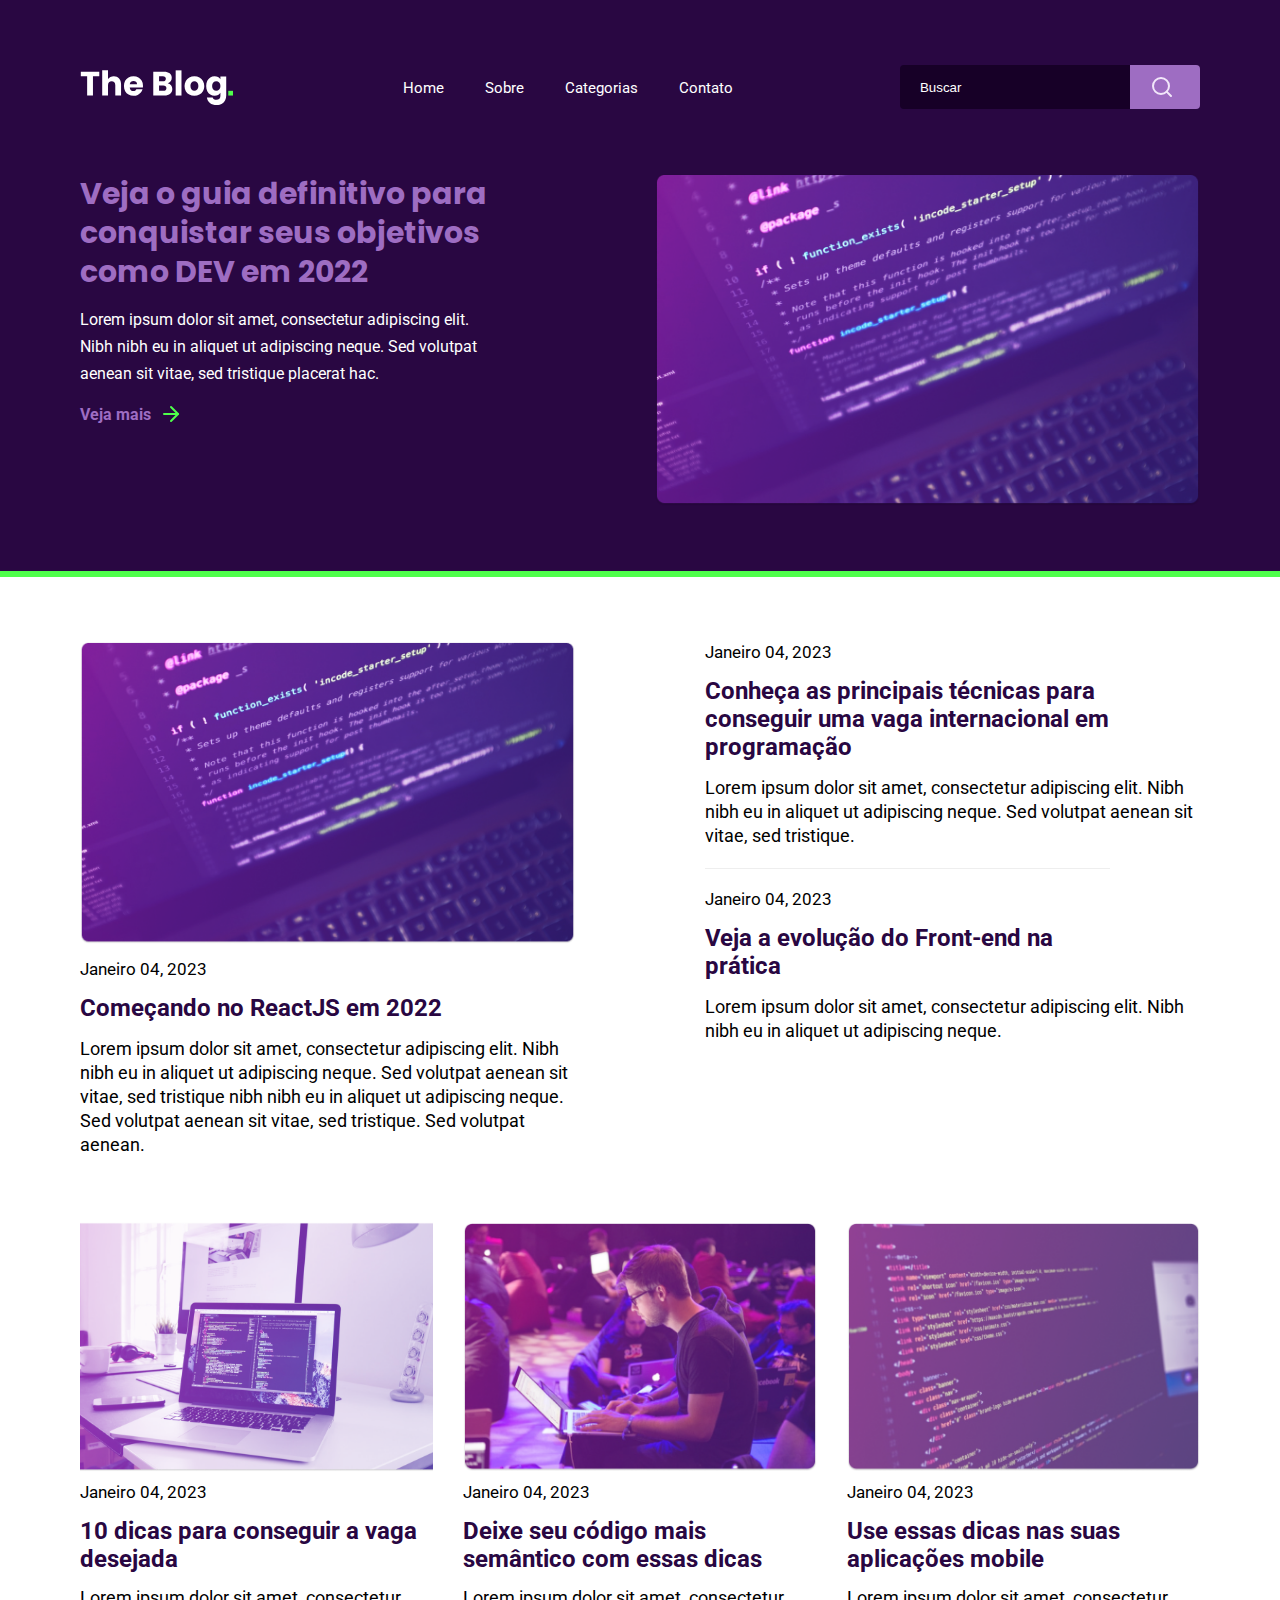
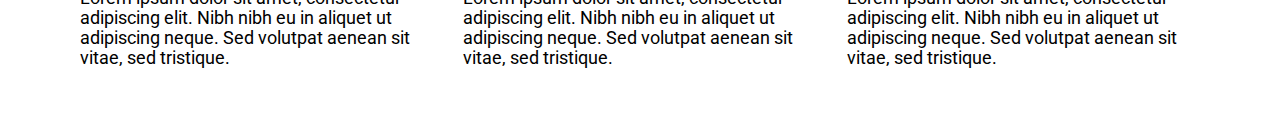
<file: blogDev/index.html>
<!DOCTYPE html>
<html lang="pt-BR">

<head>
  <meta charset="UTF-8">
  <meta http-equiv="X-UA-Compatible" content="IE=edge">
  <meta name="viewport" content="width=device-width, initial-scale=1.0">
  <title>Blog Dev</title>
  <link rel="stylesheet" href="./css/style.css">
  <link rel="preconnect" href="https://fonts.googleapis.com">
  <link rel="preconnect" href="https://fonts.gstatic.com" crossorigin>
  <link href="https://fonts.googleapis.com/css2?family=Poppins:wght@700&family=Roboto:wght@400;700&display=swap" rel="stylesheet">
</head>

<body>

  <main>
    <section aria-label="Intrudução" class="introducao">
      <header class="main-header">
        <img class="logo" src="./images/logo.svg" alt="Logo The Blog">
        <nav>
          <ul>
            <li><a href="#">Home</a></li>
            <li><a href="#">Sobre</a></li>
            <li><a href="#">Categorias</a></li>
            <li><a href="#">Contato</a></li>
          </ul>
        </nav>
        <div class="buscar">
          <input type="text" name="buscar" id="buscar" placeholder="Buscar">
          <button class="icon-buscar">
            <img src="./images/search.svg" alt="Icone search">
          </button>
        </div>
      </header>
      <div class="main-container">
        <div class="container-left">
          <h1 class="title">Veja o guia definitivo para conquistar seus objetivos como DEV em 2022</h1>
          <p class="description">Lorem ipsum dolor sit amet, consectetur adipiscing elit. Nibh nibh eu in aliquet ut adipiscing neque. Sed volutpat aenean sit vitae, sed tristique placerat hac.</p>
          <a href="#">Veja mais <span><img src="./images/arrow-right.svg" alt=""></span></a>
        </div>
        <div class="container-right">
          <img src="./images/featured-image.png" alt="Foto código programação">
        </div>
      </div>
    </section>
  </main>

  <section aria-label="Conteudo" class="conteudo">
    <article class="conteudo-left">
      <img src="./images/featured-image.png" alt="Notebook em um escritório">
      <span class="conteudo-data">Janeiro 04, 2023</span>
      <h2 class="subtitle">Começando no ReactJS em 2022</h2>
      <p class="conteudo-desc">Lorem ipsum dolor sit amet, consectetur adipiscing elit. Nibh nibh eu in aliquet ut adipiscing neque. Sed volutpat aenean sit vitae, sed tristique nibh nibh eu in aliquet ut adipiscing neque. Sed volutpat aenean sit vitae, sed tristique. Sed volutpat aenean.</p>
    </article>
    <article class="conteudo-right">
      <aside class="conteudo-info">
        <span class="conteudo-data">Janeiro 04, 2023</span>
        <h2 class="subtitle">
          Conheça as principais técnicas para conseguir uma vaga internacional em programação
        </h2>
        <p class="conteudo-desc">Lorem ipsum dolor sit amet, consectetur adipiscing elit. Nibh nibh eu in aliquet ut adipiscing neque. Sed volutpat aenean sit vitae, sed tristique.</p>
      </aside>
      <div class="detalhe"></div>
      <aside>
        <span class="conteudo-data">Janeiro 04, 2023</span>
        <h2 class="subtitle">Veja a evolução do Front-end na prática</h2>
        <p class="conteudo-desc">Lorem ipsum dolor sit amet, consectetur adipiscing elit. Nibh nibh eu in aliquet ut adipiscing neque. </p>
      </aside>
    </article>
  </section>

  <aside class="aside-container">
    <div class="card">
      <img src="./images/post-1.png" alt="Jovem mexendo no Notebook" class="img1">
      <div class="card-info">
        <span class="conteudo-data">Janeiro 04, 2023</span>
        <h2 class="subtitle">10 dicas para conseguir a vaga desejada</h2>
        <p class="conteudo-desc">Lorem ipsum dolor sit amet, consectetur adipiscing elit. Nibh nibh eu in aliquet ut adipiscing neque. Sed volutpat aenean sit vitae, sed tristique.</p>
      </div>
    </div>
    <div class="card">
      <img src="./images/post-2.png" alt="Foto código">
      <div class="card-info">
        <span class="conteudo-data">Janeiro 04, 2023</span>
        <h2 class="subtitle">Deixe seu código mais semântico com essas dicas</h2>
        <p class="conteudo-desc">Lorem ipsum dolor sit amet, consectetur adipiscing elit. Nibh nibh eu in aliquet ut adipiscing neque. Sed volutpat aenean sit vitae, sed tristique.</p>
      </div>
    </div>
    <div class="card">
      <img src="./images/post-3.png" alt="Foto celular">
      <div class="card-info">
        <span class="conteudo-data">Janeiro 04, 2023</span>
        <h2 class="subtitle">Use essas dicas nas suas aplicações mobile</h2>
        <p class="conteudo-desc">Lorem ipsum dolor sit amet, consectetur adipiscing elit. Nibh nibh eu in aliquet ut adipiscing neque. Sed volutpat aenean sit vitae, sed tristique.</p>
      </div>
    </div>
  </aside>

</body>

</html>
</file>
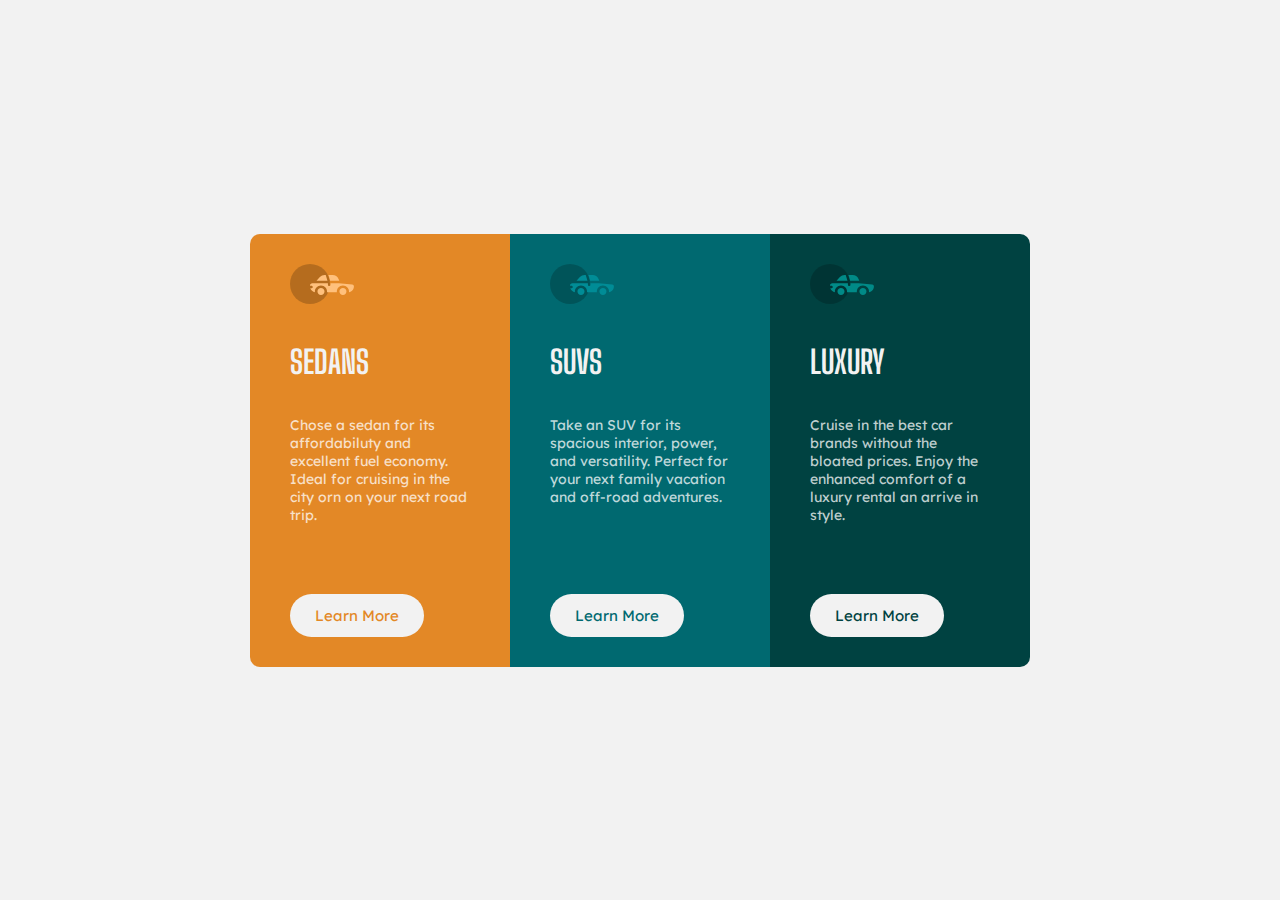
<file: cards-car/index.html>
<!DOCTYPE html>
<html lang="pt-br">
  <head>
    <meta charset="UTF-8" />
    <meta name="viewport" content="width=device-width, initial-scale=1.0" />
    <!-- displays site properly based on user's device -->

    <link
      rel="icon"
      type="image/png"
      sizes="32x32"
      href="./images/favicon-32x32.png"
    />
    <link rel="preconnect" href="https://fonts.googleapis.com" />
    <link rel="preconnect" href="https://fonts.gstatic.com" crossorigin />
    <link
      href="https://fonts.googleapis.com/css2?family=Big+Shoulders+Display:wght@700&family=Lexend+Deca&display=swap"
      rel="stylesheet"
    />
    <link rel="stylesheet" href="style.css" />

    <title>Frontend Mentor | 3-column preview card component</title>
  </head>
  <body>
    <main>
      <div class="container">
        <div class="sedans">
          <div class="img orange">
            <svg width="64" height="40" xmlns="http://www.w3.org/2000/svg">
              <g fill="none" fill-rule="evenodd">
                <circle fill="#000" opacity=".201" cx="20" cy="20" r="20" />
                <path
                  d="M52.936 24.11c1.942 0 3.517 1.542 3.517 3.445 0 1.903-1.575 3.445-3.517 3.445s-3.516-1.542-3.516-3.445c0-1.903 1.574-3.445 3.516-3.445zm-21.957 0c1.942 0 3.517 1.542 3.517 3.445 0 1.903-1.575 3.445-3.517 3.445s-3.516-1.542-3.516-3.445c0-1.903 1.574-3.445 3.516-3.445zm6.948-4.848v1.429c0 .716.61 1.293 1.348 1.259a1.295 1.295 0 001.225-1.295v-1.393h8.256l13.483 1.313c.956.093 1.676.881 1.676 1.814 0 2.89-2.126 5.303-4.926 5.819.397-3.557-2.458-6.62-6.053-6.62-3.646 0-6.504 3.14-6.039 6.723h-9.879c.466-3.588-2.397-6.722-6.039-6.722-3.595 0-6.45 3.062-6.052 6.62-2.14-.398-3.916-1.912-4.61-3.931h1.142c.731 0 1.32-.598 1.285-1.322-.033-.678-.629-1.2-1.322-1.2H20v-.251c0-1.274 1.066-2.243 2.306-2.243h15.62zM42.59 11c2.645 0 4.99 1.556 5.972 3.963l.726 1.779H40.17L38.413 11h4.178zm-6.865 0l1.758 5.741H26.505l3.357-3.654A6.502 6.502 0 0134.644 11h1.082z"
                  fill="#ffc07c"
                  fill-rule="nonzero"
                />
              </g>
            </svg>
          </div>
          <h1>Sedans</h1>
          <p>
            Chose a sedan for its affordabiluty and excellent fuel economy.
            Ideal for cruising in the city orn on your next road trip.
          </p>
          <a href="#" class="btn orange">Learn More</a>
        </div>
        <div class="suvs">
          <div class="img">
            <svg width="64" height="40" xmlns="http://www.w3.org/2000/svg">
              <g fill="none" fill-rule="evenodd">
                <circle fill="#000" opacity=".201" cx="20" cy="20" r="20" />
                <path
                  d="M52.936 24.11c1.942 0 3.517 1.542 3.517 3.445 0 1.903-1.575 3.445-3.517 3.445s-3.516-1.542-3.516-3.445c0-1.903 1.574-3.445 3.516-3.445zm-21.957 0c1.942 0 3.517 1.542 3.517 3.445 0 1.903-1.575 3.445-3.517 3.445s-3.516-1.542-3.516-3.445c0-1.903 1.574-3.445 3.516-3.445zm6.948-4.848v1.429c0 .716.61 1.293 1.348 1.259a1.295 1.295 0 001.225-1.295v-1.393h8.256l13.483 1.313c.956.093 1.676.881 1.676 1.814 0 2.89-2.126 5.303-4.926 5.819.397-3.557-2.458-6.62-6.053-6.62-3.646 0-6.504 3.14-6.039 6.723h-9.879c.466-3.588-2.397-6.722-6.039-6.722-3.595 0-6.45 3.062-6.052 6.62-2.14-.398-3.916-1.912-4.61-3.931h1.142c.731 0 1.32-.598 1.285-1.322-.033-.678-.629-1.2-1.322-1.2H20v-.251c0-1.274 1.066-2.243 2.306-2.243h15.62zM42.59 11c2.645 0 4.99 1.556 5.972 3.963l.726 1.779H40.17L38.413 11h4.178zm-6.865 0l1.758 5.741H26.505l3.357-3.654A6.502 6.502 0 0134.644 11h1.082z"
                  fill="#008c96"
                  fill-rule="nonzero"
                />
              </g>
            </svg>
          </div>
          <h1>Suvs</h1>
          <p>
            Take an SUV for its spacious interior, power, and versatility.
            Perfect for your next family vacation and off-road adventures.
          </p>
          <a href="#" class="btn cyan">Learn More</a>
        </div>
        <div class="luxury">
          <div class="img">
            <svg width="64" height="40" xmlns="http://www.w3.org/2000/svg">
              <g fill="none" fill-rule="evenodd">
                <circle fill="#000" opacity=".201" cx="20" cy="20" r="20" />
                <path
                  d="M52.936 24.11c1.942 0 3.517 1.542 3.517 3.445 0 1.903-1.575 3.445-3.517 3.445s-3.516-1.542-3.516-3.445c0-1.903 1.574-3.445 3.516-3.445zm-21.957 0c1.942 0 3.517 1.542 3.517 3.445 0 1.903-1.575 3.445-3.517 3.445s-3.516-1.542-3.516-3.445c0-1.903 1.574-3.445 3.516-3.445zm6.948-4.848v1.429c0 .716.61 1.293 1.348 1.259a1.295 1.295 0 001.225-1.295v-1.393h8.256l13.483 1.313c.956.093 1.676.881 1.676 1.814 0 2.89-2.126 5.303-4.926 5.819.397-3.557-2.458-6.62-6.053-6.62-3.646 0-6.504 3.14-6.039 6.723h-9.879c.466-3.588-2.397-6.722-6.039-6.722-3.595 0-6.45 3.062-6.052 6.62-2.14-.398-3.916-1.912-4.61-3.931h1.142c.731 0 1.32-.598 1.285-1.322-.033-.678-.629-1.2-1.322-1.2H20v-.251c0-1.274 1.066-2.243 2.306-2.243h15.62zM42.59 11c2.645 0 4.99 1.556 5.972 3.963l.726 1.779H40.17L38.413 11h4.178zm-6.865 0l1.758 5.741H26.505l3.357-3.654A6.502 6.502 0 0134.644 11h1.082z"
                  fill="#008a87"
                  fill-rule="nonzero"
                />
              </g>
            </svg>
          </div>
          <h1>Luxury</h1>
          <p>
            Cruise in the best car brands without the bloated prices. Enjoy the
            enhanced comfort of a luxury rental an arrive in style.
          </p>
          <a href="#" class="btn dark-cyan">Learn More</a>
        </div>
      </div>
    </main>
  </body>
</html>
</file>
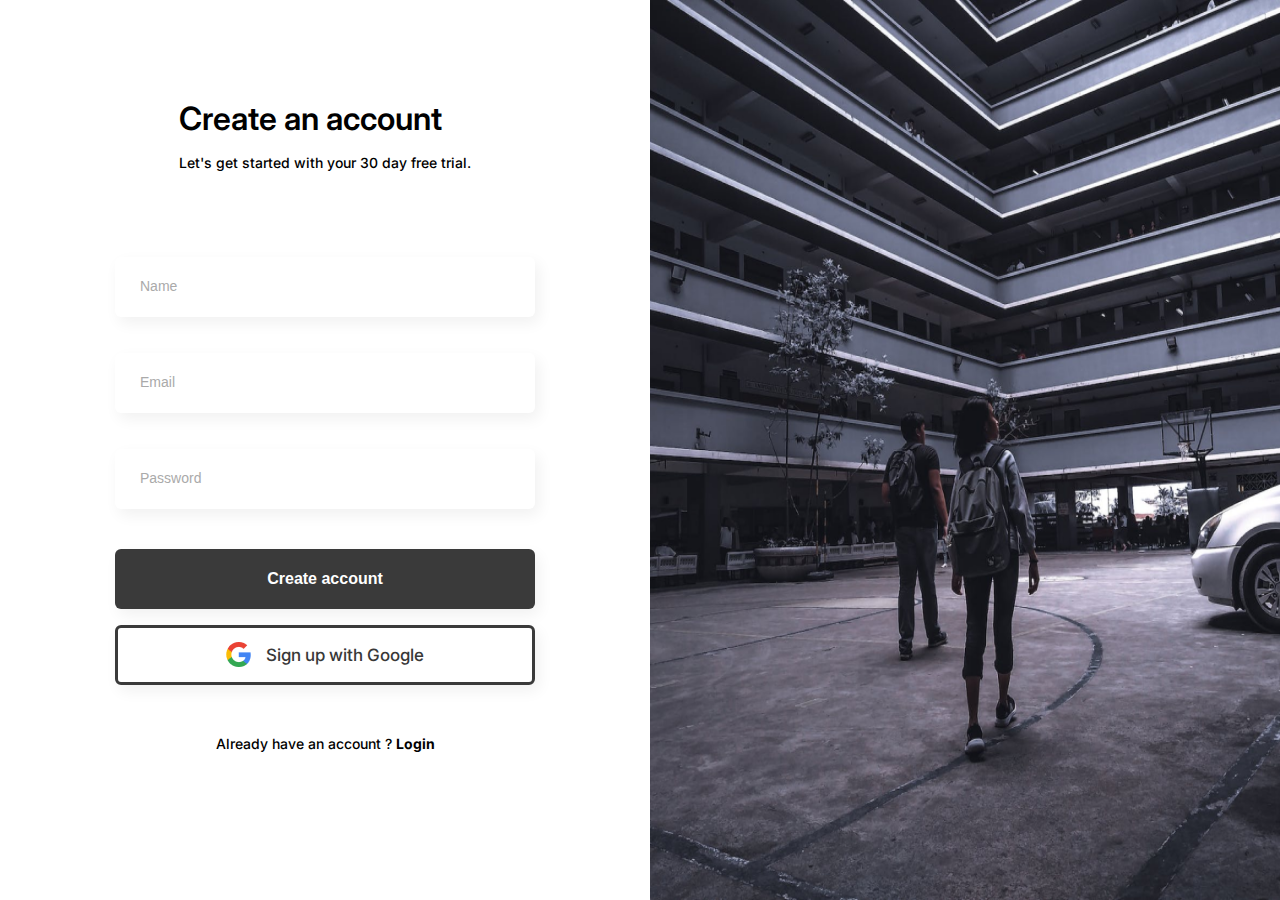
<file: login/index.html>
<!DOCTYPE html>
<html lang="pt-BR">

<head>
    <meta charset="UTF-8">
    <meta http-equiv="X-UA-Compatible" content="IE=edge">
    <meta name="viewport" content="width=device-width, initial-scale=1.0">
    <title>Form Login</title>
    <link rel="stylesheet" href="style.css">
</head>

<body>
    <main>
        <div class="container">
            <section class="left">
                <div class="title">
                    <h1>Create an account</h1>
                    <p>Let's get started with your 30 day free trial.</p>
                </div>
                <form>
                    <div class="inputs">
                        <input type="text" name="" id="" placeholder="Name" required>
                        <input type="email" name="" id="" placeholder="Email" required>
                        <input type="password" name="" id="" placeholder="Password" required>
                    </div>
                    <div class="sign-up">
                        <button>Create account</button>
                    </div>
                    <div class="create-google">
                        <a href="#">
                            <img src="./assets/logo-google.png" alt="">
                            <span>Sign up with Google</span>
                        </a>
                    </div>
                </form>
                <div class="login">
                    <p>Already have an account ? <a href="#">Login</a></p>
                </div>
            </section>

            <section class="right">
                <img src="./assets/image.png" alt="">
            </section>
        </div>
    </main>
</body>

</html>
</file>
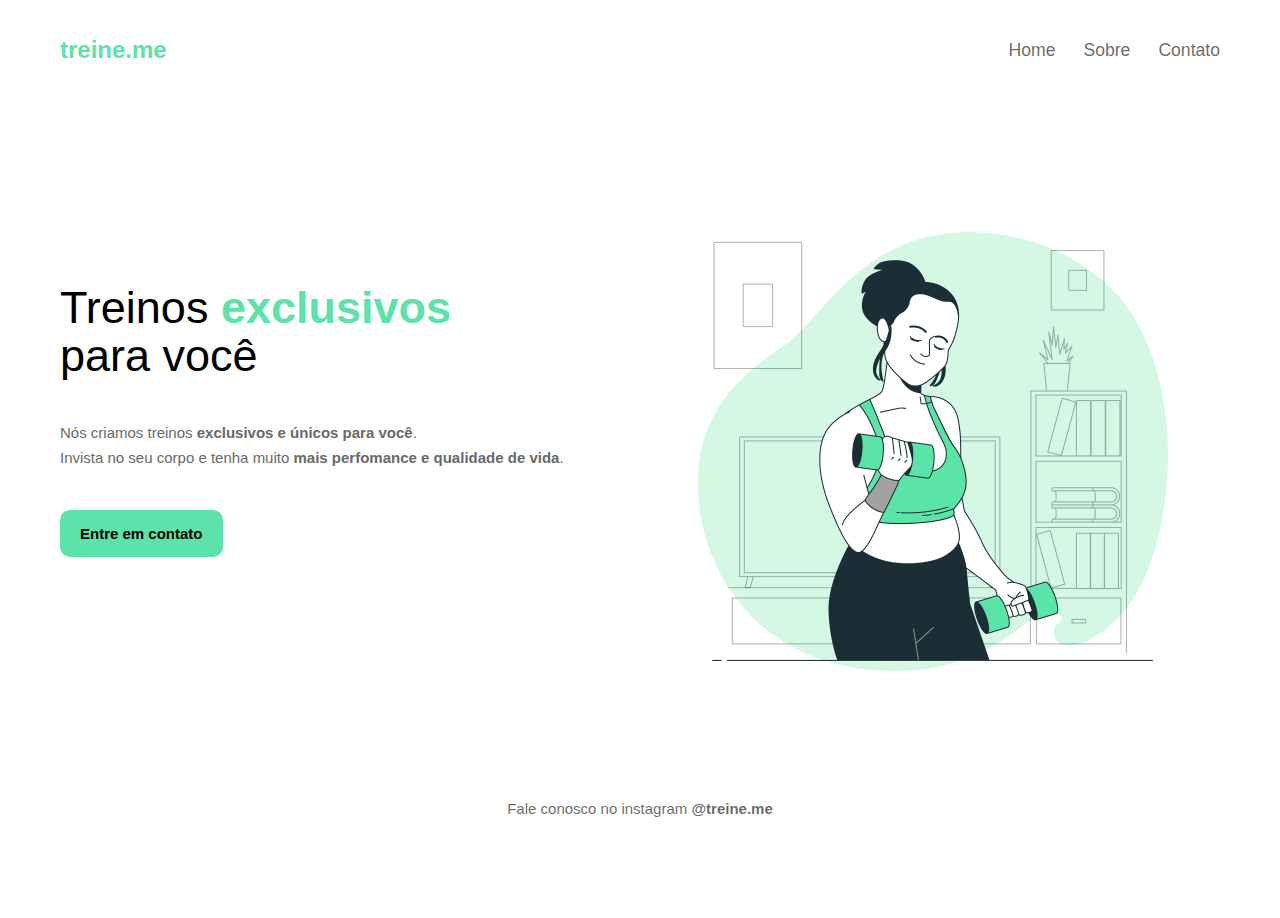
<file: treine-me/index.html>
<!DOCTYPE html>
<html lang="pt-br">

<head>
    <meta charset="UTF-8">
    <meta http-equiv="X-UA-Compatible" content="IE=edge">
    <meta name="viewport" content="width=device-width, initial-scale=1.0">
    <link rel="stylesheet" href="style.css">
    <title>Desafio 01</title>
</head>

<body>

    <header>
        <h2>Treine.me</h2>
        <nav>
            <ul>
                <li><a href="#">Home</a></li>
                <li><a href="#">Sobre</a></li>
                <li><a href="#">Contato</a></li>
            </ul>
        </nav>
    </header>

    <main>
        <section class="text">
            <div class="container">
                <h1>Treinos <span>exclusivos</span> <br> para você</h1>
                <p>Nós criamos treinos <span>exclusivos e únicos para você</span>.<br>
                    Invista no seu corpo e tenha muito <span>mais perfomance e qualidade de vida</span>.</p>
                <button><a href="#">Entre em contato</a></button>
            </div>
        </section>
        <section class="img">
            <img src="./img/7014640.jpg" alt="Academia">
        </section>
    </main>

    <footer>
        <span>Fale conosco no instagram <a href="#">@treine.me</a></span>
    </footer>

</body>

</html>
</file>
<file: blogDev/css/style.css>
@import "./global.css";
@import "./header.css";
@import "./main.css";
@import "./section.css";
@import "./aside.css";
</file>
<file: cards-car/style.css>
* {
    margin: 0;
    padding: 0;
    box-sizing: border-box;
    font-family: 'Lexend Deca', sans-serif;
}

body {
    background-color: hsl(0, 0%, 95%);
}

main {
    display: flex;
    justify-content: center;
    align-items: center;
    min-height: 100vh;
}

h1 {
    color: hsl(0, 0%, 95%);
    margin-top: 35px;
    font-family: 'Big Shoulders Display', cursive;
    text-transform: uppercase;
}

p {
    color: hsla(0, 0%, 100%, 0.75);
    margin-top: 35px;
    font-size: 14px;
    width: 180px;
    height: 108px;
}

.container {
    display: flex;
    width: 800px;
    justify-content: center;
    align-items: center;
    flex-wrap: wrap;
    padding: 10px;
}

.sedans {
    width: 100%;
    background-color: hsl(31, 77%, 52%);
    max-height: 100%;
    padding: 30px 40px;
    border-radius: 10px 0px 0 10px;
    flex: 1;
}

.suvs {
    width: 100%;
    background-color: hsl(184, 100%, 22%);
    max-height: 100%;
    padding: 30px 40px;
    flex: 1;
}

.luxury {
    width: 100%;
    background-color: hsl(179, 100%, 13%);
    max-height: 100%;
    padding: 30px 40px;
    border-radius: 0 10px 10px 0;
    flex: 1;
}

.btn {
    display: inline-block;
    text-decoration: none;
    background-color: hsl(0, 0%, 95%);
    border-radius: 40px;
    margin-top: 70px;
    font-size: 15px;
    padding: 12px 25px;
    text-align: center;
}

.btn:hover {
    border: 2px solid hsl(0, 0%, 95%);
    background-color: transparent;
    color: white;
    transition: 0.2s;
}

.orange {
    color: #e38826;
}

.cyan {
    color: #006970;
}

.dark-cyan {
    color: #004241;
}

@media (max-width: 800px) {
    .sedans, .suvs, .luxury {
        border-radius: 0;
    }
}
</file>
<file: login/style.css>
@import url('https://fonts.googleapis.com/css2?family=Inter:wght@400;500;700&display=swap');

* {
    margin: 0;
    padding: 0;
    box-sizing: border-box;
}

body {
    background-color: #FFFFFF;
    font-family: 'Inter', sans-serif;
    height: 100vh;
}

a {
    text-decoration: none;
    color: #000000;
}

p {
    font-size: 14px;
    font-weight: 500;
    color: #000000;
}

button {
    width: 100%;
    height: 60px;
    border-radius: 6px;
}

.container {
    display: flex;
    align-items: center;
}

.left {
    flex: 1;
    height: 100vh;
    display: flex;
    flex-direction: column;
    align-items: center;
    justify-content: center;
    max-width: 100%;
    padding: 0 10px;
}

.right {
    flex: 1;
    height: 100vh;
}

.right img {
    width: 100%;
    display: block;
    height: 100vh;
}

.title {
    margin-bottom: 86px;
}

.title h1 {
    font-size: 32px;
    font-weight: 600;
    color: #000000;
    margin-bottom: 16px;
}

form {
    width: 420px;
}

form .inputs {
    display: flex;
    flex-direction: column;
    gap: 36px;
}

.inputs input {
    height: 60px;
    padding: 25px;
    border: none;
    outline: none;
    border-radius: 6px;
    background-color: #FFFFFF;
    box-shadow: 4px 6px 15px rgba(0, 0, 0, 0.06);
}

.inputs input::placeholder {
    color: #AAAAAA;
    font-weight: 500;
    font-size: 14px;
}

.sign-up button {
    display: block;
    margin-top: 40px;
    background-color: #3A3A3A;
    color: #FFFFFF;
    font-size: 16px;
    font-weight: 600;
    border: none;
    cursor: pointer;
    box-shadow: 4px 6px 15px rgba(0, 0, 0, 0.06);
}

.create-google a {
    width: 100%;
    height: 60px;
    border-radius: 6px;
    margin-top: 16px;
    border: 3px solid #3A3A3A;
    display: flex;
    align-items: center;
    justify-content: center;
    gap: 15px;
    box-shadow: 4px 6px 15px rgba(0, 0, 0, 0.06);
    background-color: transparent;
}

.create-google span {
    color: #383838;
    font-weight: 500;
    font-size: 17px;
}

.login {
    margin: 50px;
}

.login a {
    font-weight: 700;
}

@media (max-width: 900px) {
    .right {
        display: none;
    }
}

@media (max-width: 430px) {

    form,
    .login,
    .title {
        max-width: 100%;
    }
}
</file>
<file: treine-me/style.css>
* {
    margin: 0;
    padding: 0;
    box-sizing: border-box;
    font-family: sans-serif;
}

header {
    display: flex;
    justify-content: space-between;
    align-items: center;
    flex-wrap: wrap;
    gap: 20px;
    height: 100px;
    margin: 0 auto;
    max-width: 1200px;
    padding: 0 20px;
}

header h2 {
    color: #5be3aa;
    padding: 0;
    margin: 0;
    text-transform: lowercase;
}

ul {
    display: flex;
    list-style: none;
    gap: 28px;
}

li a {
    text-decoration: none;
    color: rgba(0, 0, 0, 0.6);
    font-size: 1.1em;
}

li a:hover {
    color: rgba(0, 0, 0, 1);
    transition: 0.3s linear;
}

main {
    display: flex;
    justify-content: center;
    align-items: center;
    flex-wrap: wrap;
    gap: 10px;
    margin: 100px auto 0;
    max-width: 1200px;
    padding: 0 20px;
}

.img {
    flex: 1 1 500px;
    display: flex;
    justify-content: center;
}

.img img {
    width: 500px;
}

.text {
    flex: 1 1 500px;
    margin-bottom: 60px;
}

.text h1 {
    font-size: 45px;
    line-height: 48px;
    font-weight: normal;
}

h1 span {
    color: #5be3aa;
}

span {
    font-weight: bold;
}

.text p {
    font-size: 15px;
    line-height: 25px;
    color: #696969;
    margin: 40px 0;
}

button {
    background-color: #5be3aa;
    border: none;
    outline: none;
    padding: 15px 20px;
    border-radius: 10px;
    cursor: pointer;
}

button a {
    text-decoration: none;
    color: black;
    font-weight: bold;
    font-size: 15px;
}

button:hover {
    background-color: #6effc3d0;
    transition: 0.3s;
}

footer {
    max-width: 1200px;
    margin: 0 auto;
    padding: 100px 0;
    text-align: center;
}

footer span {
    color: rgba(0, 0, 0, 0.6);
    font-weight: normal;
    font-size: 15px;
}

footer a {
    text-decoration: none;
    font-weight: bold;
    color: rgba(0, 0, 0, 0.6);
}

@media (max-width: 1050px) {
    .text {
        display: flex;
        flex-direction: column;
        align-items: center;
        text-align: center;
    }
}

@media (max-width: 550px) {
    img {
        max-width: 100%;
    }
}

@media (max-width: 380px) {
    header {
        justify-content: center;
        padding-top: 20px;
    }
}
</file>
